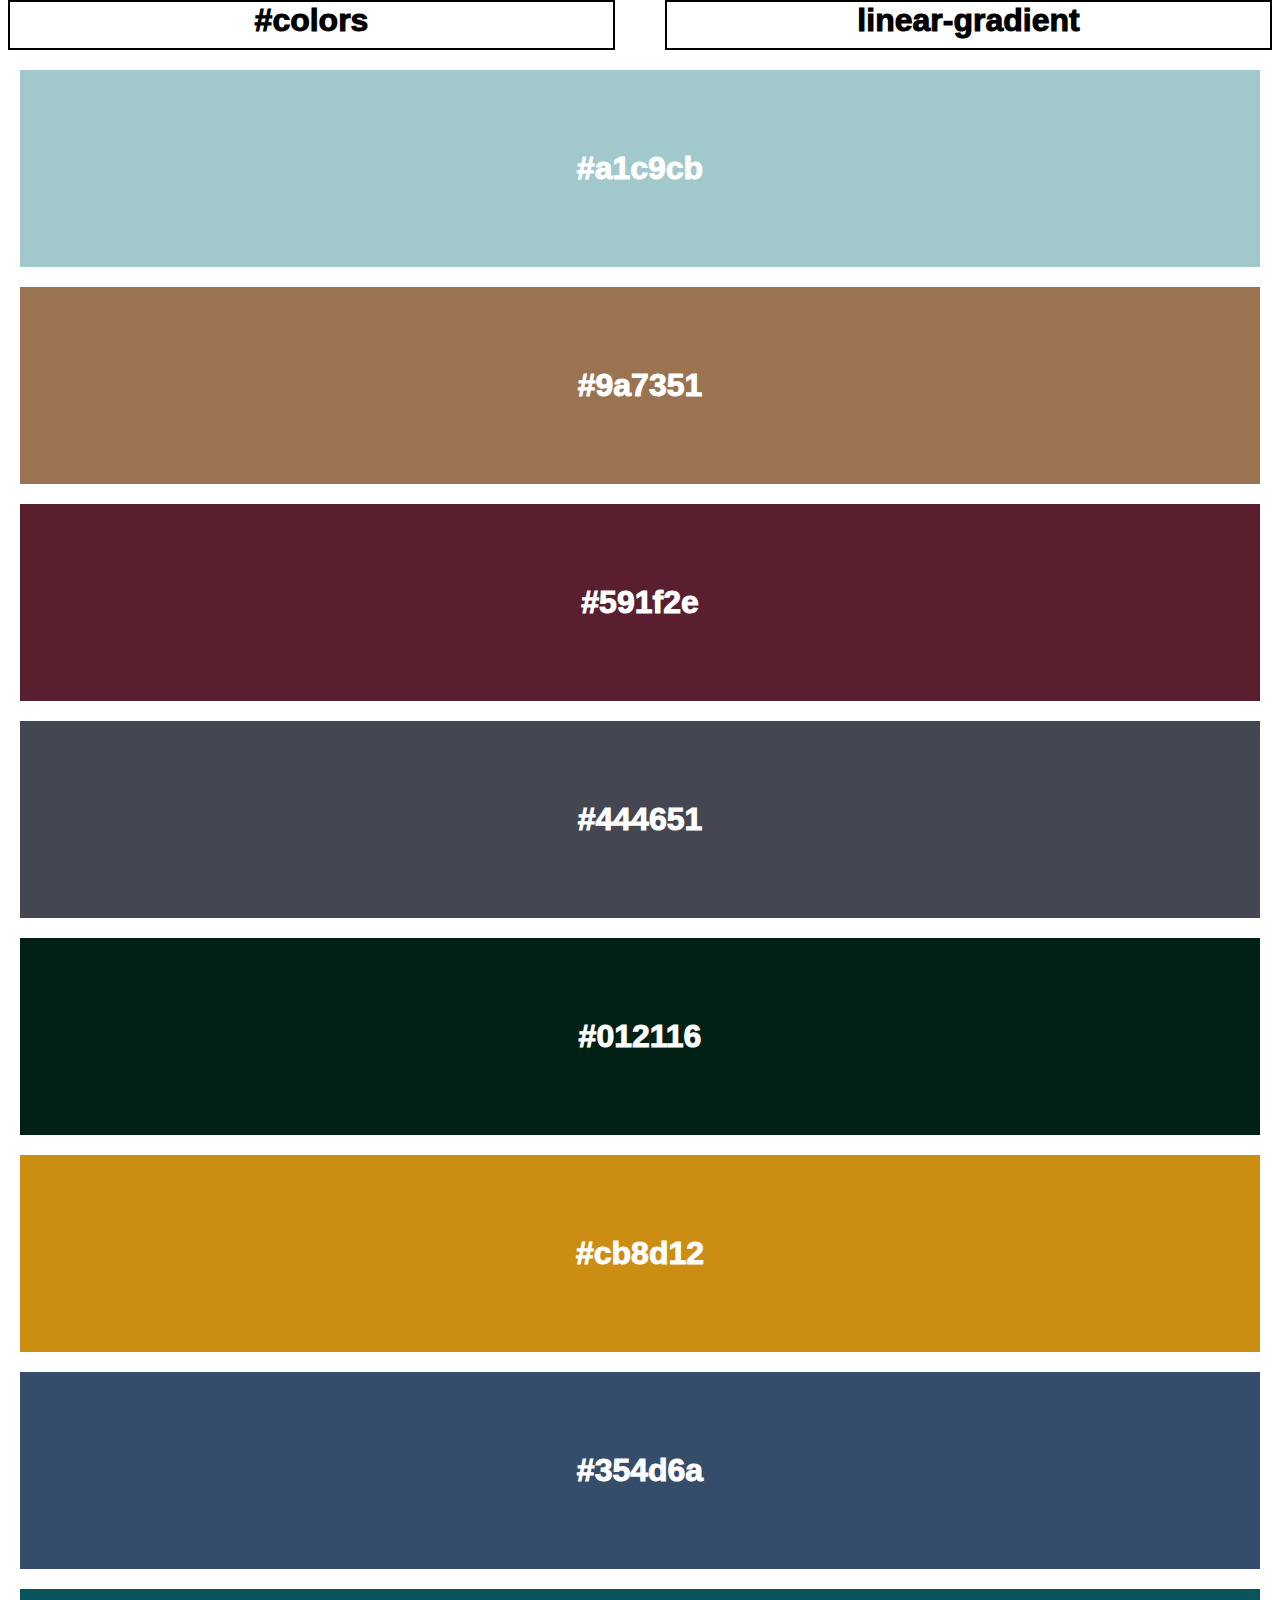
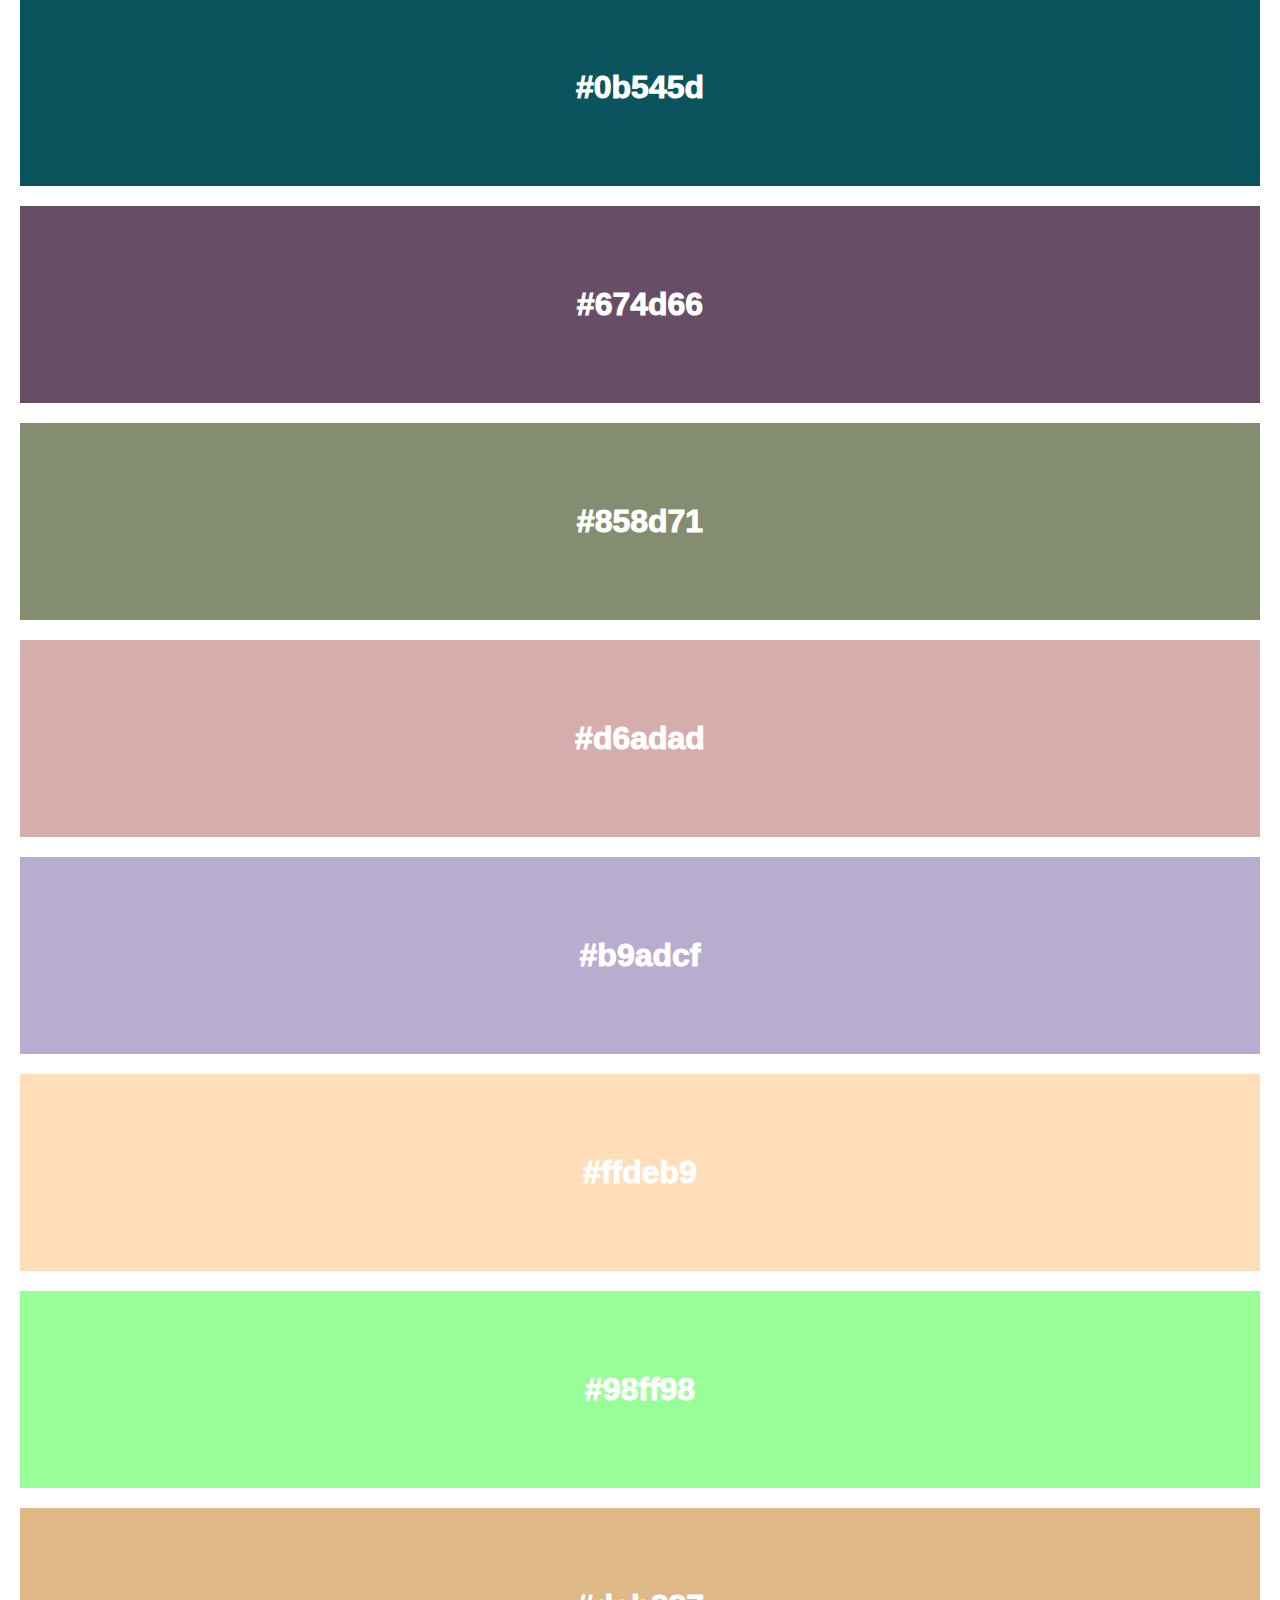
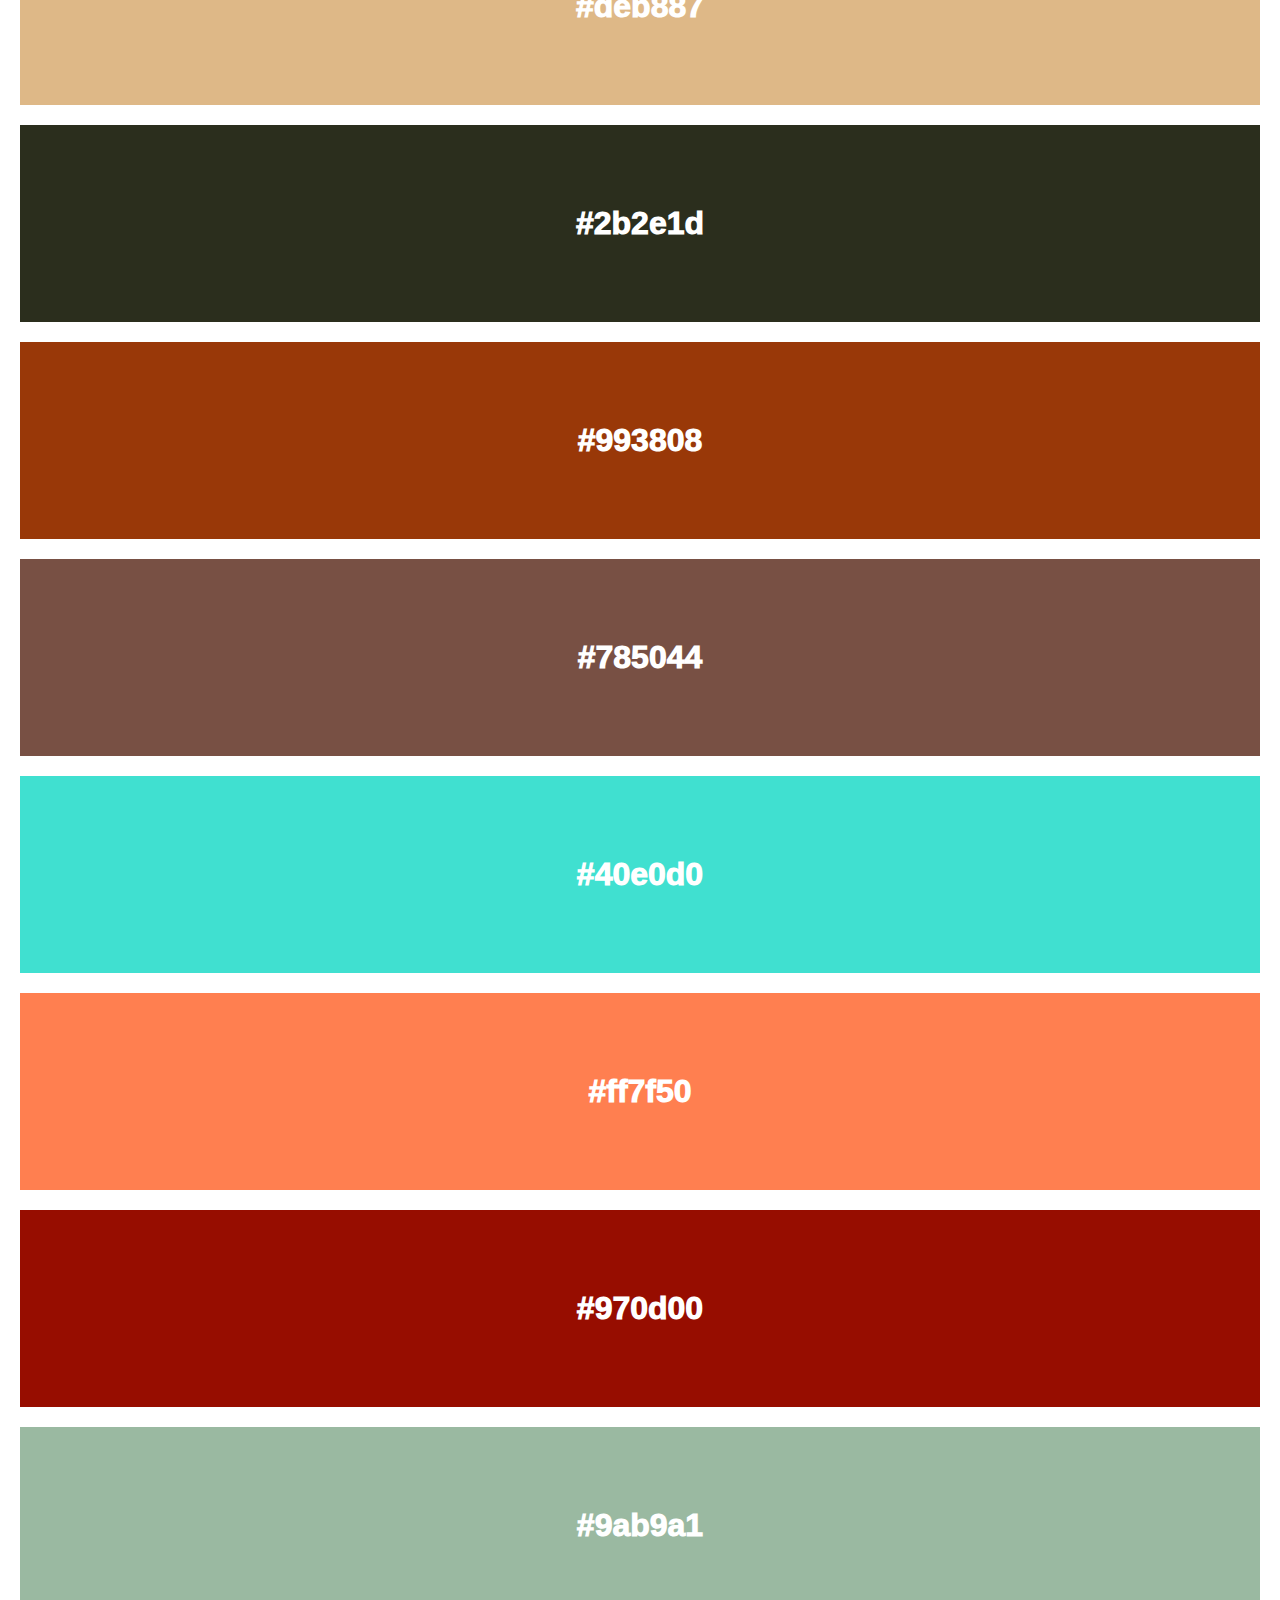
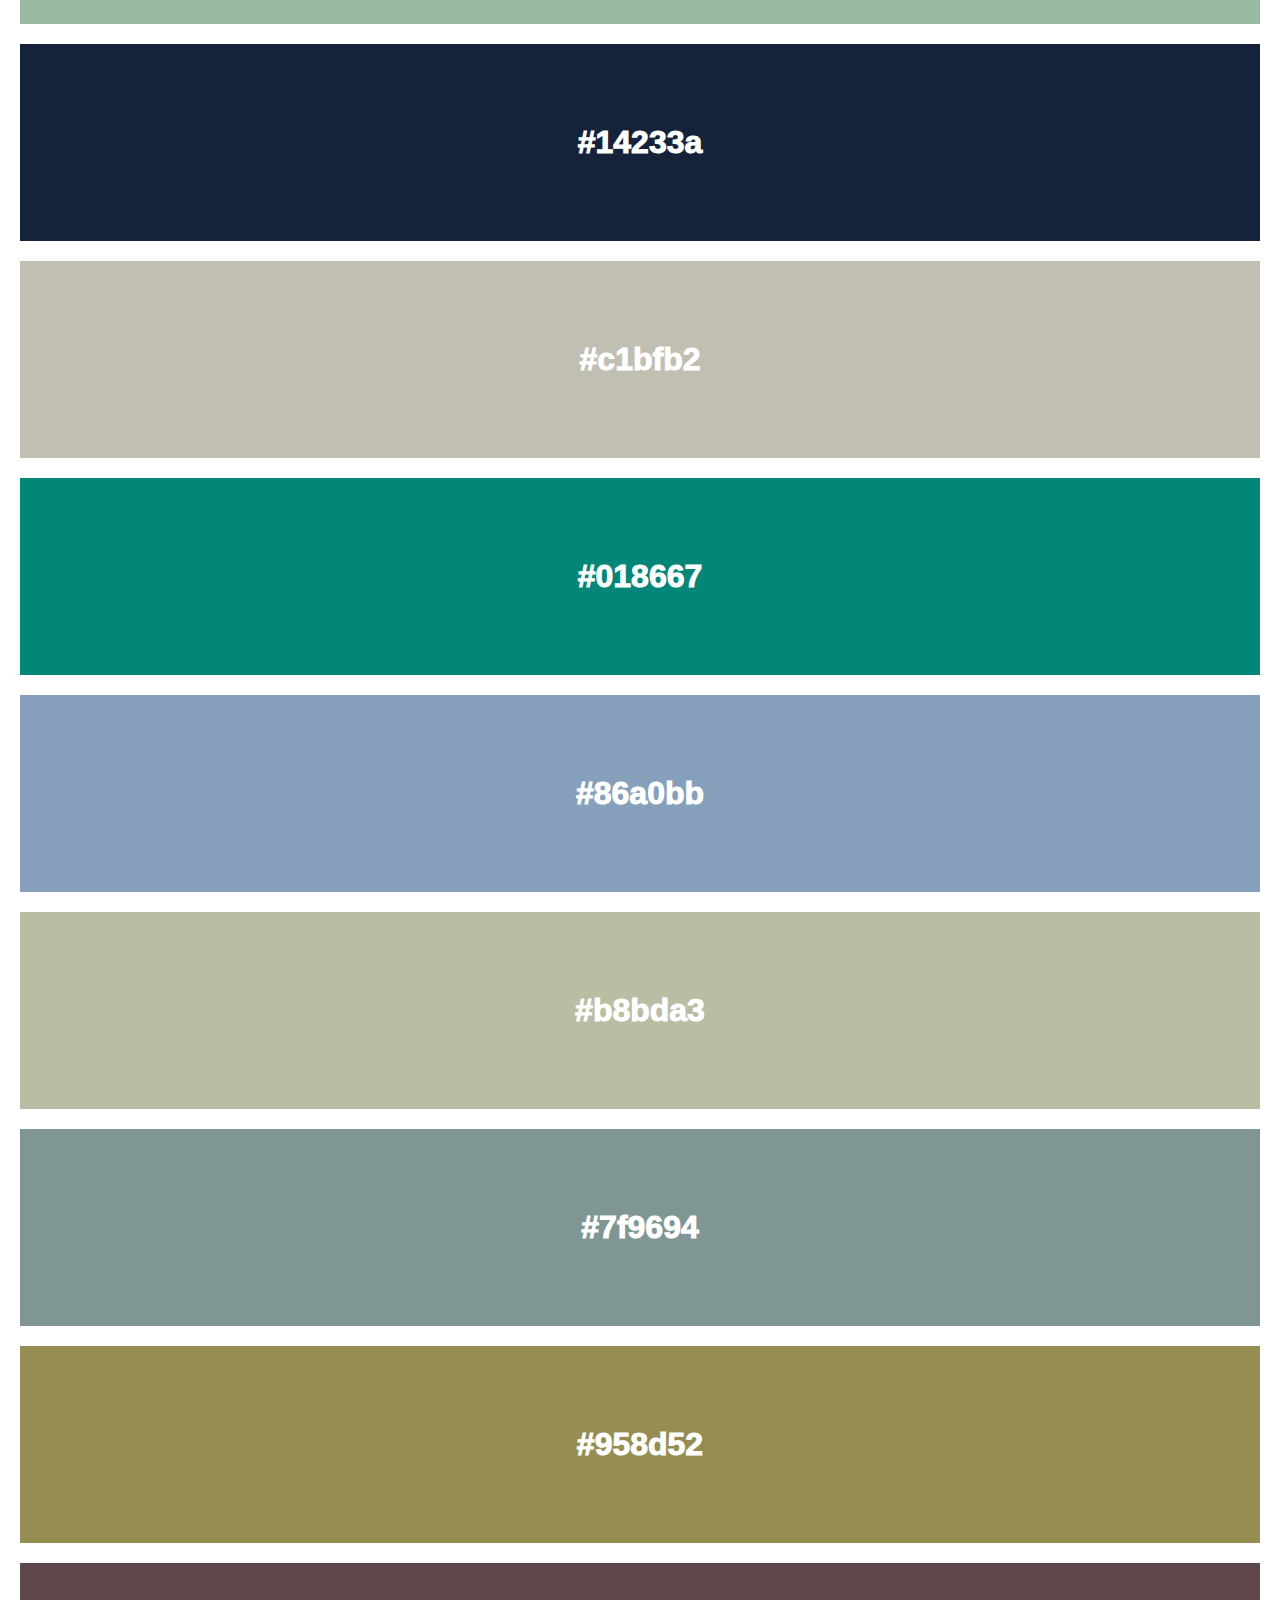
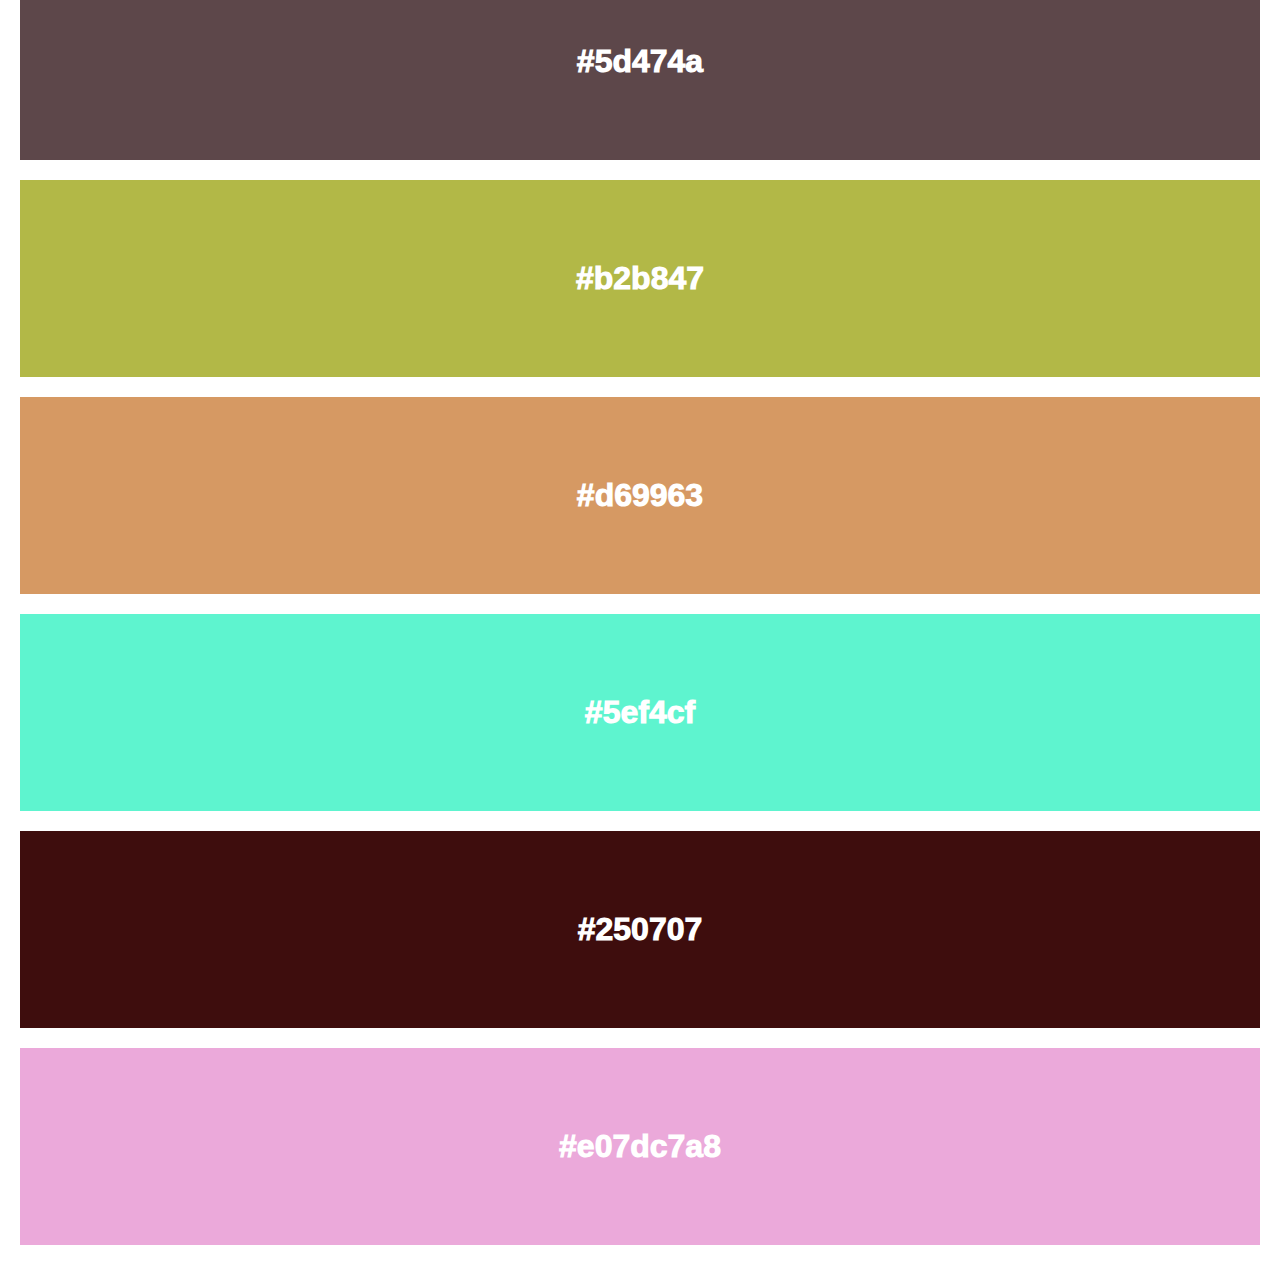
<file: index.html>
<!DOCTYPE html>
<html lang="en">

<head>
    <meta charset="UTF-8">
    <meta name="viewport" content="width=device-width, initial-scale=1.0">
    <link rel="stylesheet" href="./css/style.css">
    <title>Document</title>
</head>

<body>

<div class="header">
<ul>
    <li><a href="#">#colors</a></li>
    <li><a href="index-2.html">linear-gradient</a></li>
</ul>
</div>



    <div class="container-box">
        <div class="box-1"> #a1c9cb</div>
        <div class="box-2">#9a7351</div>
        <div class="box-3"> #591f2e</div>
        <div class="box-4"> #444651</div>
        <div class="box-5"> #012116</div>
        <div class="box-6"> #cb8d12</div>
        <div class="box-7"> #354d6a</div>
        <div class="box-8"> #0b545d</div>
        <div class="box-9"> #674d66</div>
        <div class="box-10"> #858d71</div>
        <div class="box-11"> #d6adad</div>
        <div class="box-12"> #b9adcf</div>
        <div class="box-13"> #ffdeb9</div>
        <div class="box-14">#98ff98</div>
        <div class="box-15"> #deb887</div>
        <div class="box-16">#2b2e1d</div>
        <div class="box-17"> #993808</div>
        <div class="box-18"> #785044</div>
        <div class="box-19"> #40e0d0</div>
        <div class="box-20"> #ff7f50</div>
        <div class="box-21"> #970d00</div>
        <div class="box-22">#9ab9a1</div>
        <div class="box-23">#14233a</div>
        <div class="box-24">#c1bfb2</div>
        <div class="box-25">#018667</div>
        <div class="box-26">#86a0bb</div>
        <div class="box-27">#b8bda3</div>
        <div class="box-28">#7f9694</div>
        <div class="box-29">#958d52</div>
        <div class="box-30">#5d474a</div>
        <div class="box-31"> #b2b847</div>
        <div class="box-32">#d69963</div>
        <div class="box-33"> #5ef4cf</div>
        <div class="box-34"> #250707</div>
        <div class="box-35"> #e07dc7a8</div>



    </div>
</body>

</html>
</file>
<file: css/style.css>
* {
    margin: 0;
    padding: 0;
    box-sizing: border-box;
}

body {
    font-family: sans-serif;

}

ul {
    list-style: none;
}

a {
    display: inline-block;
    text-decoration: none;
}

img {
    display: inline-block;
}

span {
    display: inline-block;
}

button {
    background: transparent;
    display: inline-block;
}

ul{
    display: flex;
    align-items: center;
    justify-content: center;
    gap: 50px;
}

li{
    width: 607px;
    height: 50px;
    border: 2px black solid;
    text-align: center;


}

li a{
    color: black;
    font-weight: 1000;
    font-size: xx-large;
}


.container-box {
    max-width: 100%;
    width: 1300px;
    margin: 0 auto;
    padding: 0 20px;
}

.box-1 {
    background: #a1c9cb;
    padding: 80px 130px;
    color: #fff;
    text-align: center;
    font-weight: 1000;
    font-size: xx-large;
    margin-top: 20px;
    margin-bottom: 20px;
}

.box-2 {
    background: #9a7351;
    padding: 80px 130px;
    color: #fff;
    text-align: center;
    font-weight: 1000;
    font-size: xx-large;
    margin-bottom: 20px;
}

.box-3 {
    background: #591f2e;
    padding: 80px 130px;
    color: #fff;
    text-align: center;
    font-weight: 1000;
    font-size: xx-large;
    margin-bottom: 20px;
}

.box-4 {
    background: #444651;
    padding: 80px 130px;
    color: #fff;
    text-align: center;
    font-weight: 1000;
    font-size: xx-large;
    margin-bottom: 20px;
}

.box-5 {
    background: #012116;
    padding: 80px 130px;
    color: #fff;
    text-align: center;
    font-weight: 1000;
    font-size: xx-large;
    margin-bottom: 20px;
}

.box-6 {
    background: #cb8d12;
    padding: 80px 130px;
    color: #fff;
    text-align: center;
    font-weight: 1000;
    font-size: xx-large;
    margin-bottom: 20px;
}

.box-7 {
    background: #354d6a;
    padding: 80px 130px;
    color: #fff;
    text-align: center;
    font-weight: 1000;
    font-size: xx-large;
    margin-bottom: 20px;
}


.box-8 {
    background: #0b545d;
    padding: 80px 130px;
    color: #fff;
    text-align: center;
    font-weight: 1000;
    font-size: xx-large;
    margin-bottom: 20px;
}

.box-9 {
    background: #674d66;
    padding: 80px 130px;
    color: #fff;
    text-align: center;
    font-weight: 1000;
    font-size: xx-large;
    margin-bottom: 20px;
}

.box-10 {
    background: #858d71;
    padding: 80px 130px;
    color: #fff;
    text-align: center;
    font-weight: 1000;
    font-size: xx-large;
    margin-bottom: 20px;
}

.box-11 {
    background: #d6adad;
    padding: 80px 130px;
    color: #fff;
    text-align: center;
    font-weight: 1000;
    font-size: xx-large;
    margin-bottom: 20px;
}

.box-12 {
    background: #b9adcf;
    padding: 80px 130px;
    color: #fff;
    text-align: center;
    font-weight: 1000;
    font-size: xx-large;
    margin-bottom: 20px;
}

.box-13 {
    background: #ffdeb9;
    padding: 80px 130px;
    color: #fff;
    text-align: center;
    font-weight: 1000;
    font-size: xx-large;
    margin-bottom: 20px;
}

.box-14 {
    background: #98ff98;
    padding: 80px 130px;
    color: #fff;
    text-align: center;
    font-weight: 1000;
    font-size: xx-large;
    margin-bottom: 20px;
}

.box-15 {
    background: #deb887;
    padding: 80px 130px;
    color: #fff;
    text-align: center;
    font-weight: 1000;
    font-size: xx-large;
    margin-bottom: 20px;
}

.box-16 {
    background: #2b2e1d;
    padding: 80px 130px;
    color: #fff;
    text-align: center;
    font-weight: 1000;
    font-size: xx-large;
    margin-bottom: 20px;
}

.box-17 {
    background: #993808;
    padding: 80px 130px;
    color: #fff;
    text-align: center;
    font-weight: 1000;
    font-size: xx-large;
    margin-bottom: 20px;
}

.box-18 {
    background: #785044;
    padding: 80px 130px;
    color: #fff;
    text-align: center;
    font-weight: 1000;
    font-size: xx-large;
    margin-bottom: 20px;
}

.box-19 {
    background: #40e0d0;
    padding: 80px 130px;
    color: #fff;
    text-align: center;
    font-weight: 1000;
    font-size: xx-large;
    margin-bottom: 20px;
}

.box-20 {
    background: #ff7f50;
    padding: 80px 130px;
    color: #fff;
    text-align: center;
    font-weight: 1000;
    font-size: xx-large;
    margin-bottom: 20px;
}

.box-21 {
    background: #970d00;
    padding: 80px 130px;
    color: #fff;
    text-align: center;
    font-weight: 1000;
    font-size: xx-large;
    margin-bottom: 20px;
}

.box-22 {
    background: #9ab9a1;
    padding: 80px 130px;
    color: #fff;
    text-align: center;
    font-weight: 1000;
    font-size: xx-large;
    margin-bottom: 20px;
}

.box-23 {
    background: #14233a;
    padding: 80px 130px;
    color: #fff;
    text-align: center;
    font-weight: 1000;
    font-size: xx-large;
    margin-bottom: 20px;
}

.box-24 {
    background: #c1bfb2;
    padding: 80px 130px;
    color: #fff;
    text-align: center;
    font-weight: 1000;
    font-size: xx-large;
    margin-bottom: 20px;
}

.box-25 {
    background: #018677;
    padding: 80px 130px;
    color: #fff;
    text-align: center;
    font-weight: 1000;
    font-size: xx-large;
    margin-bottom: 20px;
}

.box-26 {
    background: #86a0bb;
    padding: 80px 130px;
    color: #fff;
    text-align: center;
    font-weight: 1000;
    font-size: xx-large;
    margin-bottom: 20px;
}

.box-27 {
    background: #b8bda3;
    padding: 80px 130px;
    color: #fff;
    text-align: center;
    font-weight: 1000;
    font-size: xx-large;
    margin-bottom: 20px;
}

.box-28 {
    background: #7f9694;
    padding: 80px 130px;
    color: #fff;
    text-align: center;
    font-weight: 1000;
    font-size: xx-large;
    margin-bottom: 20px;
}

.box-29 {
    background: #958d52;
    padding: 80px 130px;
    color: #fff;
    text-align: center;
    font-weight: 1000;
    font-size: xx-large;
    margin-bottom: 20px;
}

.box-30 {
    background: #5d474a;
    padding: 80px 130px;
    color: #fff;
    text-align: center;
    font-weight: 1000;
    font-size: xx-large;
    margin-bottom: 20px;
}

.box-31 {
    background: #b2b847;
    padding: 80px 130px;
    color: #fff;
    text-align: center;
    font-weight: 1000;
    font-size: xx-large;
    margin-bottom: 20px;
}

.box-32 {
    background: #d69963;
    padding: 80px 130px;
    color: #fff;
    text-align: center;
    font-weight: 1000;
    font-size: xx-large;
    margin-bottom: 20px;
}

.box-33{
    background: #5ef4cf;
    padding: 80px 130px;
    color: #fff;
    text-align: center;
    font-weight: 1000;
    font-size: xx-large;
    margin-bottom: 20px;
}

.box-34 {
    background: #3e0d0d;
    padding: 80px 130px;
    color: #fff;
    text-align: center;
    font-weight: 1000;
    font-size: xx-large;
    margin-bottom: 20px;
}


.box-35 {
    background: #e07dc7a8;
    padding: 80px 130px;
    color: #fff;
    text-align: center;
    font-weight: 1000;
    font-size: xx-large;
    margin-bottom: 20px;
}
</file>
